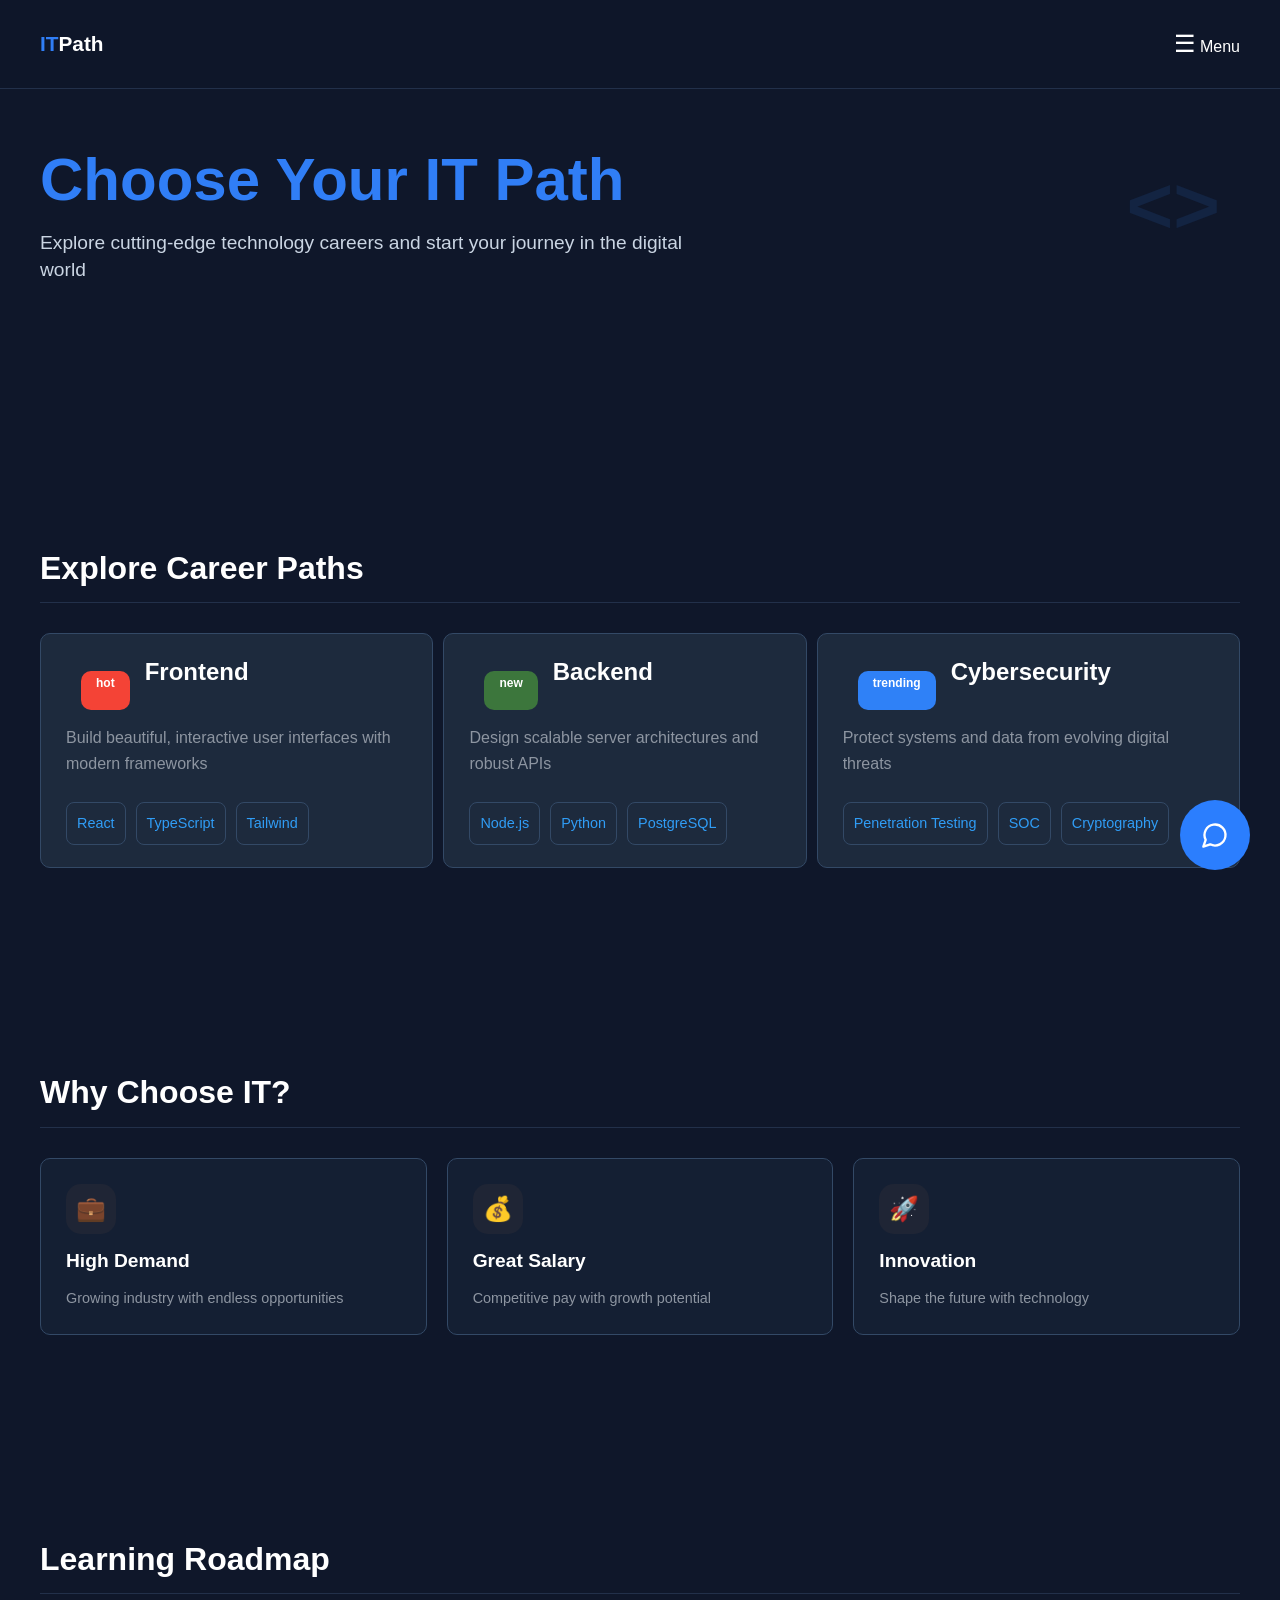
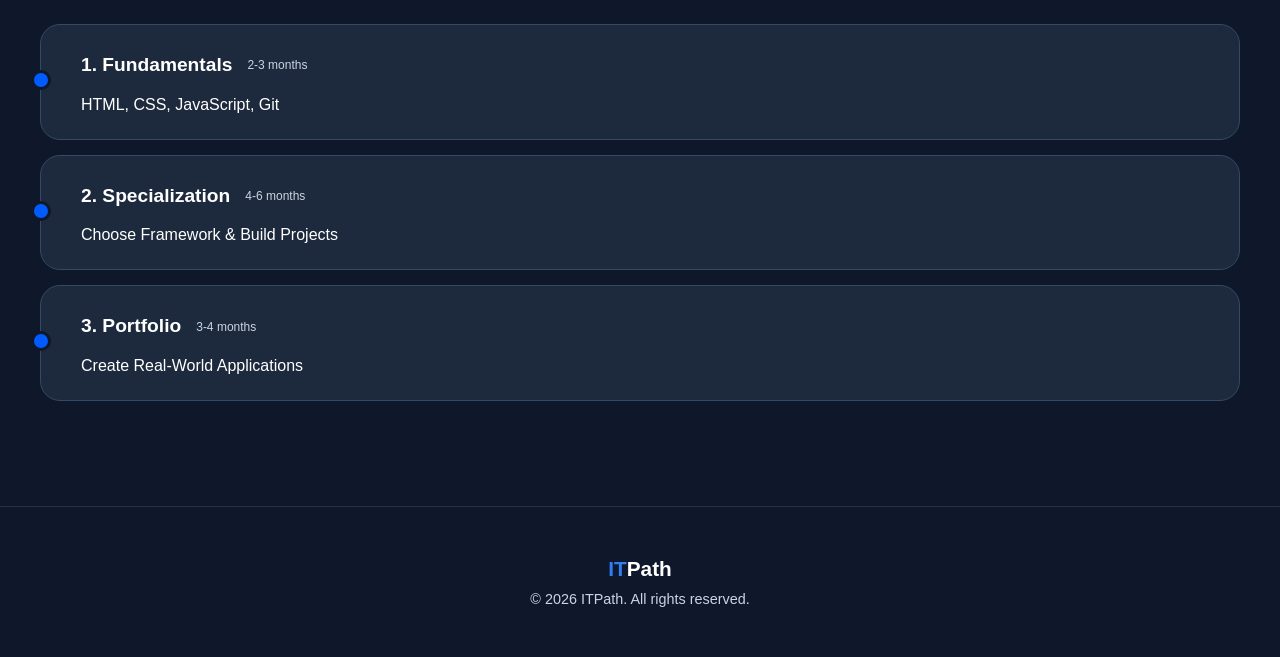
<file: less_14/index.html>
<!DOCTYPE html>
<html lang="en">
<head>
    <meta charset="UTF-8">
    <title>IT Path</title>
    <meta name="viewport" content="width=device-width, initial-scale=1.0">
    <link rel="stylesheet" href="style/style.css" type="text/css">
</head>
<body>
<header>
    <div class=" wrapper header-content">
        <div class="logo"><span class="IT">IT</span>Path</div>
        <nav>
            <span class="menu-icon">☰</span>
            <span>Menu</span>
        </nav>
    </div>
</header>
<main>
    <section class="hero-section">
        <div class="wrapper hero-content">
            <article class="hero-text">
                <h1 class="hero-title">Choose Your IT Path</h1>
                <p>Explore cutting-edge technology careers and start your journey in the digital world</p>
            </article>
            <div class="code-icon">
                &lt;&gt;
            </div>
        </div>
    </section>
    <section class="career-section">
        <div class="wrapper">
            <h2 class="section-tittle">Explore Career Paths</h2>
            <div class="card-list">
                <article class="career-card">
                    <span class="badge badge-red">hot</span>
                    <h3>Frontend</h3>
                    <p>Build beautiful, interactive user interfaces with modern frameworks</p>
                    <div class="tags">
                        <span>React</span>
                        <span>TypeScript</span>
                        <span>Tailwind</span>
                    </div>
                </article>
                <article class="career-card">
                    <span class="badge badge-green">new</span>
                    <h3>Backend</h3>
                    <p>Design scalable server architectures and robust APIs</p>
                    <div class="tags">
                        <span>Node.js</span>
                        <span>Python</span>
                        <span>PostgreSQL</span>
                    </div>
                </article>
                <article class="career-card">
                    <span class="badge badge-blue">trending</span>
                    <h3>Cybersecurity</h3>
                    <p>Protect systems and data from evolving digital threats</p>
                    <div class="tags">
                        <span>Penetration Testing</span>
                        <span>SOC</span>
                        <span>Cryptography</span>
                    </div>
                </article>
            </div>
        </div>
    </section>
    <section class="benefits-section">
        <div class="wrapper">
            <h2 class="section-tittle">Why Choose IT?</h2>
            <div class="benefits-cards">
                <article class="benefits-card">
                    <div class="benefits-icon">💼</div>
                    <h3>High Demand</h3>
                    <p>Growing industry with endless opportunities</p>
                </article>
                <article class="benefits-card">
                    <div class="benefits-icon">💰</div>
                    <h3>Great Salary</h3>
                    <p>Competitive pay with growth potential</p>
                </article>
                <article class="benefits-card">
                    <div class="benefits-icon">🚀</div>
                    <h3>Innovation</h3>
                    <p>Shape the future with technology</p>
                </article>
            </div>
        </div>
    </section>
    <section class="roadmap-section">
        <div class="wrapper">
            <h2 class="section-tittle">Learning Roadmap</h2>
            <div class="roadmap-list">
                <article class="roadmap-card">
                    <span class="roadmap-circle"></span>
                    <div class="roadmap-head">
                        <h3>1. Fundamentals</h3>
                        <span>2-3 months</span>
                    </div>
                    <p>HTML, CSS, JavaScript, Git</p>
                </article>
                <article class="roadmap-card">
                    <span class="roadmap-circle"></span>
                    <div class="roadmap-head">
                        <h3>2. Specialization</h3>
                        <span>4-6 months</span>
                    </div>
                    <p>Choose Framework & Build Projects</p>
                </article>
                <article class="roadmap-card">
                    <span class="roadmap-circle"></span>
                    <div class="roadmap-head">
                        <h3>3. Portfolio</h3>
                        <span>3-4 months</span>
                    </div>
                    <p>Create Real-World Applications</p>
                </article>
            </div>
        </div>
    </section>
</main>
<footer>
    <div class="logo"><span>IT</span>Path</div>
    <p>&copy; 2026 ITPath. All rights reserved.</p>
</footer>
<a href="#" class="chat-button"><svg xmlns="http://www.w3.org/2000/svg" width="28" height="28" viewBox="0 0 24 24" fill="none" stroke="currentColor" stroke-width="2" stroke-linecap="round" stroke-linejoin="round" class="lucide lucide-message-circle text-white"><path d="M7.9 20A9 9 0 1 0 4 16.1L2 22Z"></path></svg></a>
</body>
</html>
</file>
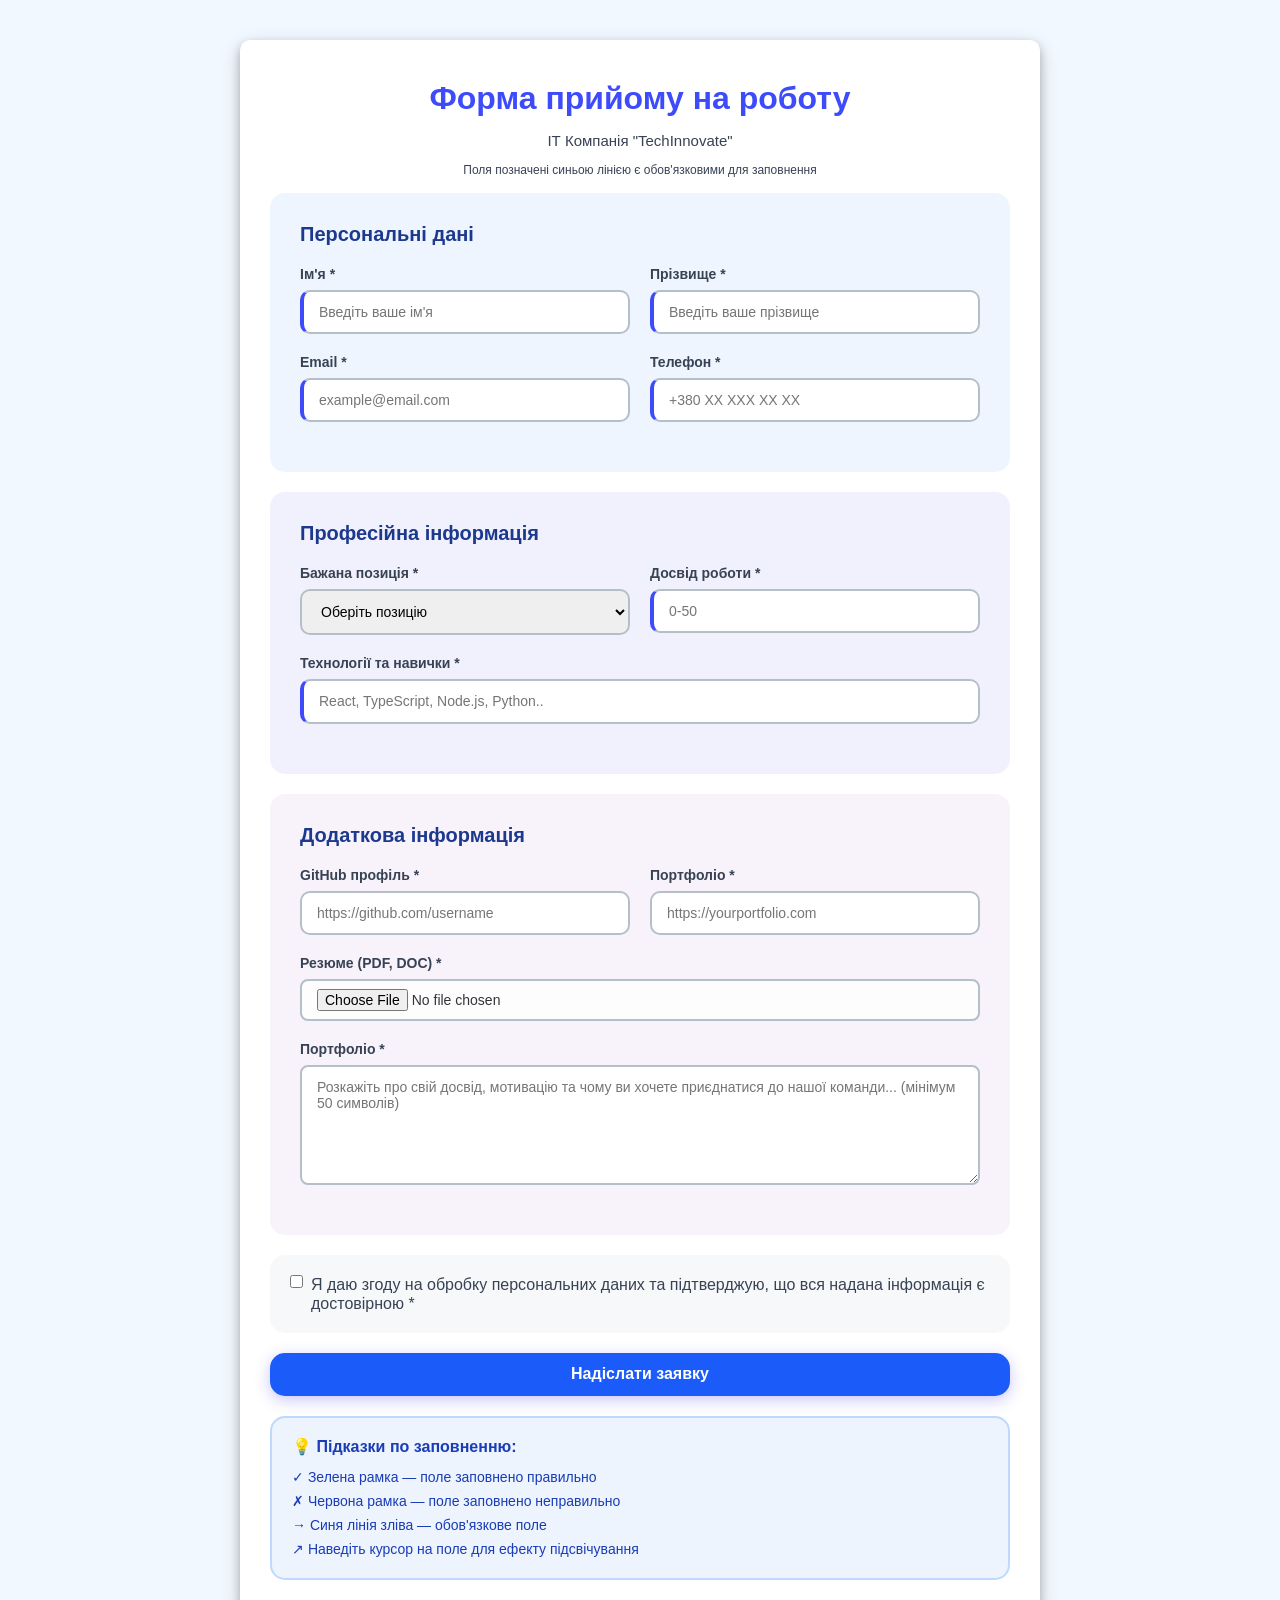
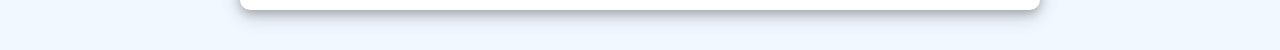
<file: less_15/index.html>
<!DOCTYPE html>
<html lang="en">
<head>
    <meta charset="UTF-8">
    <link rel="stylesheet" href="style/style.css" type="text/css">
    <link rel="stylesheet" href="style/normalize.css">
    <title>Title</title>
</head>
<body>
<div class="wrapper1">
    <header>
        <div class="wrapper header-content">
            <h1>Форма прийому на роботу</h1>
            <h4>ІТ Компанія "TechInnovate"</h4>
            <p>Поля позначені синьою лінією є обов'язковими для заповнення</p>
        </div>
    </header>
    <main>
        <section>
            <div class="wrapper personal-info ">
                <h3 class="name-section">Персональні дані</h3>
                <form class="main-form">
                    <div class="wrapper form-row">
                        <label>
                            Ім'я *<br>
                            <input type="text" name="firstname" placeholder="Введіть ваше ім'я" required>
                        </label>
                        <label>
                            Прізвище *<br>
                            <input type="text" name="lastname" placeholder="Введіть ваше прізвище" required>
                        </label>
                    </div>
                    <div class="wrapper form-row">
                        <label>
                            Email *<br>
                            <input type="email" name="email" placeholder="example@email.com" required>
                        </label>
                        <label>
                            Телефон *<br>
                            <input type="tel" name="number" placeholder="+380 XX XXX XX XX" required>
                        </label>
                    </div>
                </form>
            </div>
        </section>
        <section>
            <div class="wrapper prof-info">
                <h3 class="name-section">Професійна інформація</h3>
                <form class="main-form">
                    <div class="wrapper form-row">
                        <label>
                            Бажана позиція *<br>
                            <select name="option" required>
                                <option selected>Оберіть позицію</option>
                                <option>Frontend Developer</option>
                                <option>Backend Developer</option>
                                <option>Full Stack Developer</option>
                                <option>DevOps Engineer</option>
                                <option>QA Engineer</option>
                                <option>UI/UX Designer</option>
                                <option>Mobile Developer</option>
                                <option>Data Scientist</option>
                            </select>
                        </label>
                        <label>
                            Досвід роботи *<br>
                            <input type="number" min="0" max="50" name="years" placeholder="0-50" required>
                        </label>
                    </div>
                    <div class="wrapper form-row">
                        <label>
                            Технології та навички *<br>
                            <input type="text" name="technology" placeholder="React, TypeScript, Node.js, Python.." required>
                        </label>
                    </div>
                </form>
            </div>
        </section>
        <section>
            <div class="wrapper extra-info">
                <h3 class="name-section">Додаткова інформація</h3>
                <form class="main-form">
                    <div class="wrapper form-row">
                        <label>
                            GitHub профіль *<br>
                            <input type="text" name="git" placeholder="https://github.com/username">
                        </label>
                        <label>
                            Портфоліо *<br>
                            <input type="text" name="portfolio" placeholder="https://yourportfolio.com">
                        </label>
                    </div>
                    <div class="wrapper form-row">
                        <label>
                            Резюме (PDF, DOC) *<br>
                            <input type="file" name="resume" required>
                        </label>
                    </div>
                    <div class="wrapper form-row">
                        <label>
                            Портфоліо *<br>
                            <textarea name="short" placeholder="Розкажіть про свій досвід, мотивацію та чому ви хочете приєднатися до нашої команди... (мінімум 50 символів)"></textarea>
                        </label>
                    </div>
                </form>
            </div>
        </section>
        <form class="check-box">
            <label>
                <input type="checkbox" name="agree">Я даю згоду на обробку персональних даних та підтверджую, що вся надана інформація є достовірною *
            </label>
        </form>
        <button class="submit" type="submit">Надіслати заявку</button>
    </main>
    <footer class = "wrapper footer">
        <p class="clue">💡 Підказки по заповненню:</p>
        <p>✓ Зелена рамка — поле заповнено правильно</p>
        <p>✗ Червона рамка — поле заповнено неправильно</p>
        <p>→ Синя лінія зліва — обов'язкове поле</p>
        <p>↗ Наведіть курсор на поле для ефекту підсвічування</p>
    </footer>
</div>
</body>
</html>
</file>
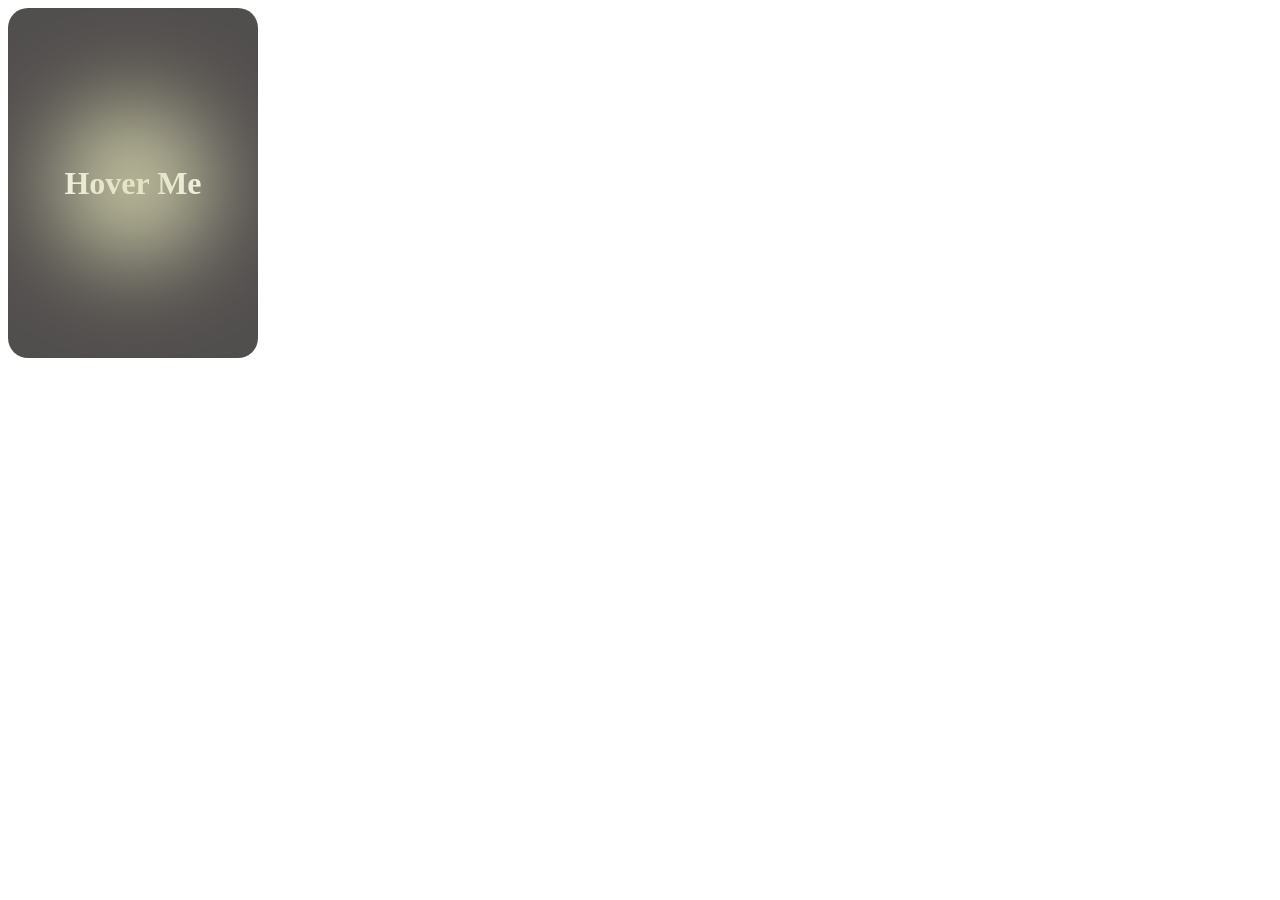
<file: less_16_animation/index.html>
<!DOCTYPE html>
<html lang="en">
<head>
    <meta charset="UTF-8">
    <title>animation</title>
    <link rel="stylesheet" href="style/style.css" type="text/css">
</head>
<body>
<!--<div class="card"></div>-->
<!--<div class="light"></div>-->
<div class="card">
    <div class="light"></div>
    <h1>Hover Me</h1>
</div>
</body>
</html>
</file>
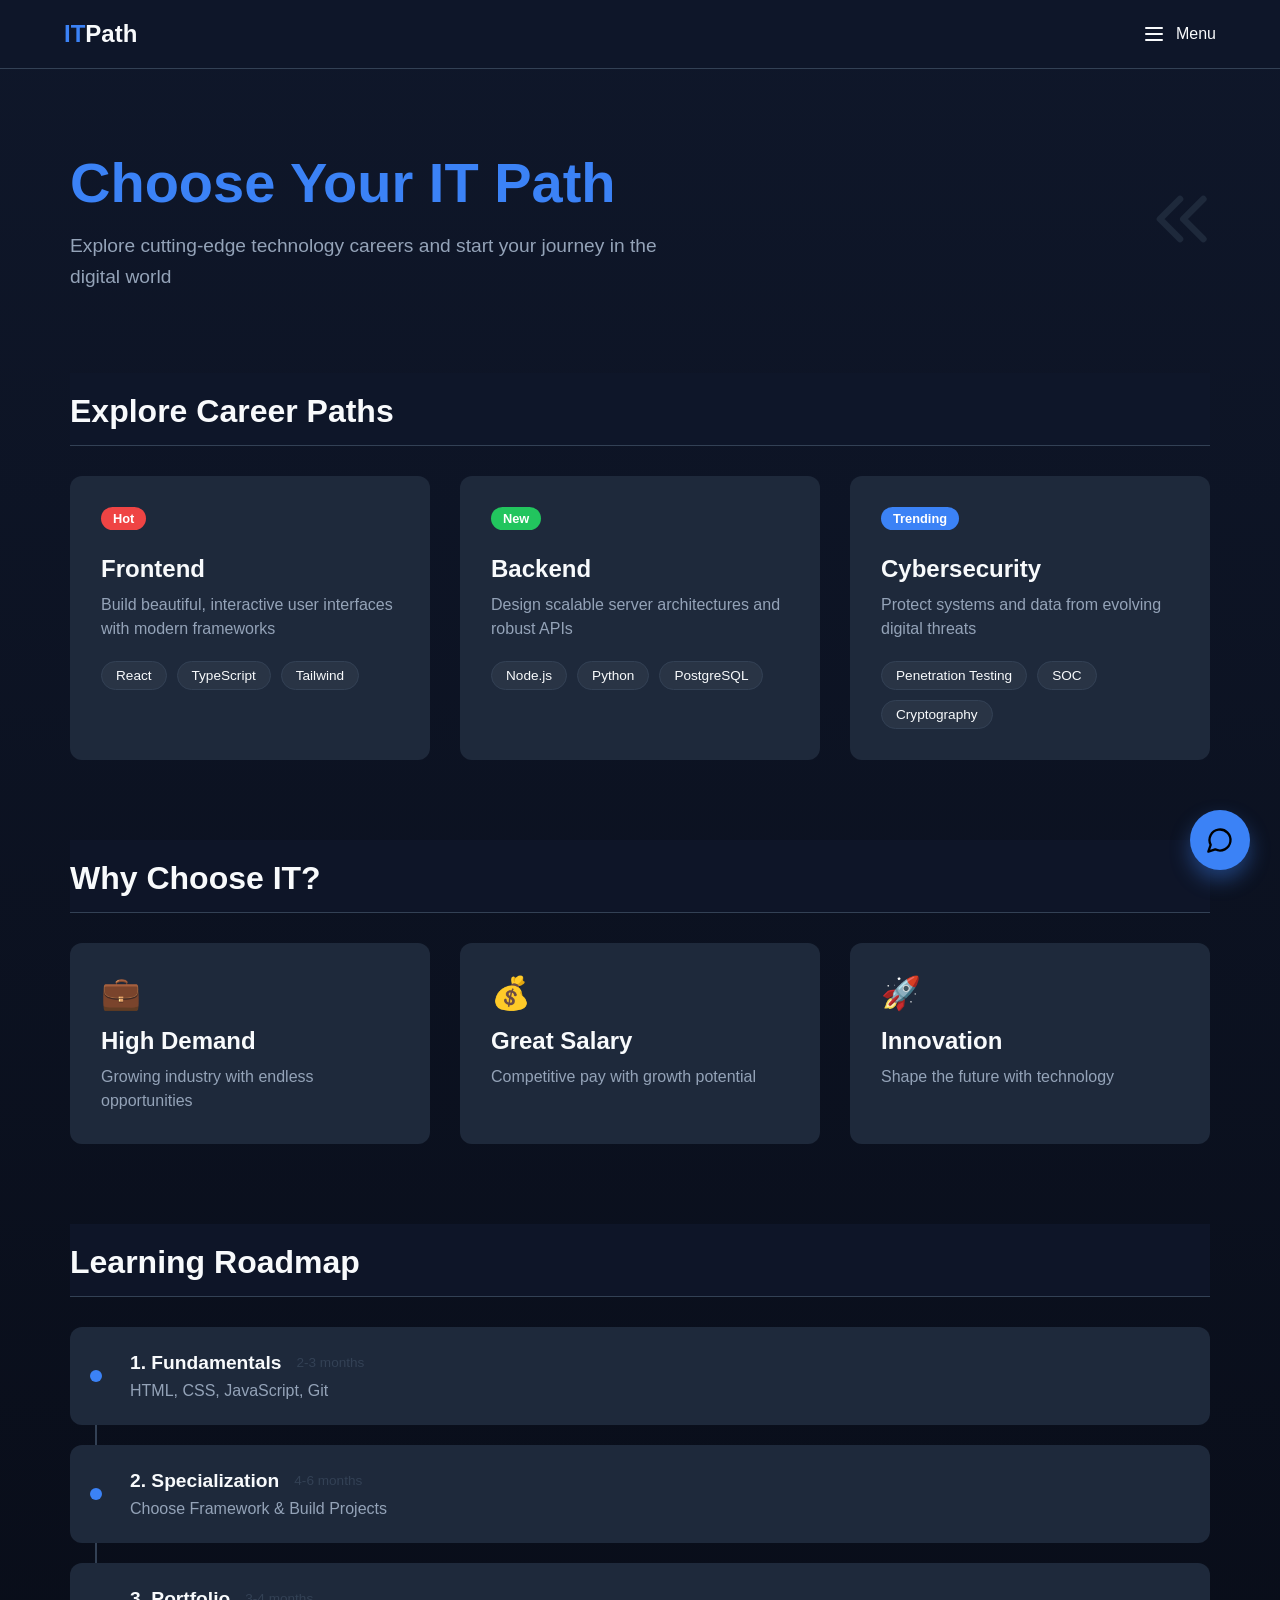
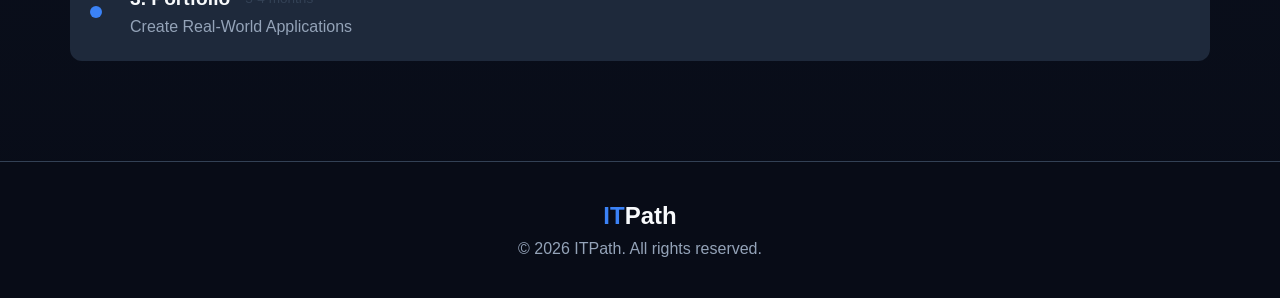
<file: praktichna/index.html>
<!DOCTYPE html>
<html lang="en">
<head>
    <meta charset="UTF-8">
    <meta name="viewport" content="width=device-width, initial-scale=1.0">
    <title>Практична - ITPath</title>
    <link rel="stylesheet" href="style/style.css" type="text/css">
</head>

<body>
<header>
    <div class="logo">
        <div class="name"><span class="text-blue">IT</span>Path</div>
    </div>
    <div class="menu-wrap">
        <svg xmlns="http://www.w3.org/2000/svg" width="24" height="24" viewBox="0 0 24 24" fill="none" stroke="currentColor" stroke-width="2" stroke-linecap="round" stroke-linejoin="round" class="lucide lucide-menu"><line x1="4" x2="20" y1="12" y2="12"></line><line x1="4" x2="20" y1="6" y2="6"></line><line x1="4" x2="20" y1="18" y2="18"></line></svg>
        <span>Menu</span>
    </div>
</header>

<div class="wrapper">
    <section class="head">
        <div class="head-text">
            <h1>Choose Your IT Path</h1>
            <p>Explore cutting-edge technology careers and start your journey in the digital world</p>
        </div>
        <div class="head-icon">
            <svg xmlns="http://www.w3.org/2000/svg" width="80" height="80" viewBox="0 0 24 24" fill="none" stroke="#1e293b" stroke-width="2" stroke-linecap="round" stroke-linejoin="round"><path d="m15 18-6-6 6-6"/><path d="m22 18-6-6 6-6"/></svg>
        </div>
    </section>

    <section class="content">
        <h2>Explore Career Paths</h2>
        <div class="cards">
            <div class="card-info">
                <span class="badge badge-hot">Hot</span>
                <h3>Frontend</h3>
                <p>Build beautiful, interactive user interfaces with modern frameworks</p>
                <div class="language">
                    <span>React</span>
                    <span>TypeScript</span>
                    <span>Tailwind</span>
                </div>
            </div>

            <div class="card-info">
                <span class="badge badge-new">New</span>
                <h3>Backend</h3>
                <p>Design scalable server architectures and robust APIs</p>
                <div class="language">
                    <span>Node.js</span>
                    <span>Python</span>
                    <span>PostgreSQL</span>
                </div>
            </div>

            <div class="card-info">
                <span class="badge badge-trending">Trending</span>
                <h3>Cybersecurity</h3>
                <p>Protect systems and data from evolving digital threats</p>
                <div class="language">
                    <span>Penetration Testing</span>
                    <span>SOC</span>
                    <span>Cryptography</span>
                </div>
            </div>
        </div>
    </section>

    <section class="content">
        <h2>Why Choose IT?</h2>
        <div class="cards">
            <div class="card-info">
                <div class="icon-box">💼</div>
                <h3>High Demand</h3>
                <p>Growing industry with endless opportunities</p>
            </div>
            <div class="card-info">
                <div class="icon-box">💰</div>
                <h3>Great Salary</h3>
                <p>Competitive pay with growth potential</p>
            </div>
            <div class="card-info">
                <div class="icon-box">🚀</div>
                <h3>Innovation</h3>
                <p>Shape the future with technology</p>
            </div>
        </div>
    </section>

    <section class="roadmap">
        <h2>Learning Roadmap</h2>
        <div class="steps">
            <div class="step">
                <div class="oval"></div>
                <div class="step-content">
                    <div class="step-title">
                        <h3>1. Fundamentals</h3>
                        <span class="period">2-3 months</span>
                    </div>
                    <p>HTML, CSS, JavaScript, Git</p>
                </div>
            </div>
            <div class="step">
                <div class="oval"></div>
                <div class="step-content">
                    <div class="step-title">
                        <h3>2. Specialization</h3>
                        <span class="period">4-6 months</span>
                    </div>
                    <p>Choose Framework & Build Projects</p>
                </div>
            </div>
            <div class="step">
                <div class="oval"></div>
                <div class="step-content">
                    <div class="step-title">
                        <h3>3. Portfolio</h3>
                        <span class="period">3-4 months</span>
                    </div>
                    <p>Create Real-World Applications</p>
                </div>
            </div>
        </div>
    </section>
</div>

<button class="btn-fixed">
    <svg xmlns="http://www.w3.org/2000/svg" width="28" height="28" viewBox="0 0 24 24" fill="none" stroke="currentColor" stroke-width="2" stroke-linecap="round" stroke-linejoin="round" class="lucide lucide-message-circle text-white"><path d="M7.9 20A9 9 0 1 0 4 16.1L2 22Z"></path></svg>
</button>

<footer>
    <div class="name"><span class="text-blue">IT</span>Path</div>
    <p>&copy; 2026 ITPath. All rights reserved.</p>
</footer>
</body>
</html>
</file>
<file: less_14/style/style.css>
*{
    margin: 0;
    padding: 0;
    box-sizing: border-box;
    text-decoration: none;
    list-style: none;
}
html{
    font-size: 16px;
    font-family: Inter, sans-serif;
}
body{
    background: #0f172a;
    color: #fff;
}
.wrapper{
    width: 100%;
    max-width: 1200px;
    margin: 0 auto;
    padding: 30px 0;
}
header{
    position: fixed;
    top: 0;
    left: 0;
    width: 100%;
    z-index: 1000;
    background: rgba(15,23,42,0.96);
    border-bottom: 1px solid #22304a;
}
.header-content{
    display: flex;
    align-items: center;
    justify-content: space-between;
}
.logo{
    font-size: 1.3rem;
    font-weight: 700;
}
.logo span{
    color: #307ef6
}
.menu{
    display: flex;
    align-items: center;
    gap: 10px;
    color: #cad5e3;
    font-size: 1rem;
}
.menu-icon{
    font-size: 1.5rem;
}
.hero-section{
    padding: 120px 0 120px 0;

}
.hero-content{
    position: relative;
}
.hero-content h1{
    font-size: 3.75rem;
    line-height:1;
    color: #307ef6;
    margin-bottom:20px;
}
.hero-content p{
    color: #cad5e3;
    font-size: 1.2em;
    line-height: 1.4;
    max-width: 650px;
}

.code-icon{
    position: absolute;
    top: 40px;
    right: 20px;
    font-size: 5rem;
    font-weight: 700;
    color: #132442;
}
.career-section, .benefits-section, .roadmap-section{
    padding: 60px 0;
}
.section-tittle{
    position: sticky;
    top: 60px;
    z-index: 20;
    font-size: 2rem;
    line-height: 1.2;
    padding: 25px 0 15px 0;
    border-bottom: 1px solid #22304a;
    margin-bottom: 30px;
}
.career-card{
    position: relative;
    overflow: hidden;
    min-height: 235px;
    padding: 22px 25px;
    background: #1d2a3d;
    border: 1px solid #334966;
    border-radius: 10px;
    display: flex;
    flex-wrap: wrap;

    transition: transform 0.3s ease, border-color 0.3s, box-shadow 0.3s ease;
}

.career-card::before{
    content: '';
    position: absolute;
    inset: 0;
    background: radial-gradient(circle at top right, rgba(47, 129, 247, 8.23), transparent 60%);
    opacity: 0;
    transition: opacity 0.3s ease;
}
.career-card:hover::before{
    opacity: 1;
}
.career-card:hover{
    transform: translateY(-5px);
    border-color: #334966;
    box-shadow: 0 10px 35px rgba(47, 129, 247, 8.25);
}
.career-card > *{
    position: relative;
    z-index: 2;
}
.badge{
    display: inline-block;
    color: #fff;
    font-size: 0.75rem;
    font-weight: 700;
    padding: 5px 15px;
    border-radius: 10px;
    margin: 15px
}
.badge-red{
    background: #f44336;
}
.badge-green{
    background: #3c763c;
}
.badge-blue{
    background: rgb(47, 129, 247);
}
.career-card h3{
    font-size: 1.5rem;
    line-height: 1.3;
    margin-bottom: 10px;
}
.career-card p{
    color: #8d95a1;
    font-size: 1rem;
    line-height: 1.6;
}
.tags{
    display: flex;
    flex-wrap: wrap;
    gap: 10px;
    margin-top: 10px;
}
.tags span{
    white-space: nowrap;
    padding: 5px 10px;
    font-size: 0.9rem;
    border: 1px solid #334966;
    border-radius: 8px;
    color: #309df6;
    display: flex;
    align-items: center;
    justify-content: center;
}
.card-list{
    display: flex;
    gap: 10px;
    flex:1
}
.benefits-card{
    max-width: 33%;
    padding: 25px;
    background: #141f33;
    border: 1px solid #334966;
    border-radius: 10px;
    display: flex;
    flex-direction: column;
    flex:1;
    row-gap: 15px;
}
.benefits-cards{
    display: flex;
    gap: 20px;
}
.benefits-icon{
    width: 50px;
    height: 50px;
    border-radius: 15px;
    background: #1f2535;
    display: flex;
    justify-content: center;
    align-items: center;
    font-size: 1.5rem;
}
.benefits-card h3{
    font-size: 1.2rem;
    line-height: 1.3;
}
.benefits-card p{
    font-size: 0.9rem;
    color: #8d95a1;
    line-height: 1.4;
}
.roadmap-list{
    position: relative;
}
/*.roadmap-list:before{*/
/*    content: '';*/
/*    position: absolute;*/
/*    left: 0;*/
/*    top: 50px;*/
/*    bottom: 50px;*/
/*    width: 2px;*/
/*    background: #3c569f;*/
/*}*/
.roadmap-card{
    position: relative;
    min-height: 100px;
    padding: 25px 40px;
    background: #1d2a3d;
    border: 1px solid #334966;
    border-radius: 20px;
    margin-bottom: 15px;
}
.roadmap-circle{
    position: absolute;
    left: -10px;
    top:45px;
    width:20px;
    height: 20px;
    border-radius: 50%;
    background: #005cff;
    border: 3px solid #0f172a;
}
.roadmap-head{
    display: flex;
    align-items: center;
    gap: 15px;
    margin-bottom: 15px;
}
.roadmap-head h3{
    font-size: 1.2rem;
    line-height: 1.6;
    white-space: nowrap;
}
.roadmap-head span{
    color: #cad5e3;
    font-size: 0.75rem;
    font-weight: 350;
}
.roadmap-content p{
    color: #717478;
    font-size: 0.9rem;
    line-height: 1.5;
}
footer{
    text-align: center;
    display: flex;
    row-gap: 10px;
    flex-direction: column;
    padding: 50px 0;

}
.roadmap-section{
    border-bottom: 1px solid #22304a;
}
footer p{
    color: #cad5e3;
    font-size: 0.9rem;
}
.chat-button{
    position: fixed;
    right: 30px;
    bottom: 30px;
    background: #2b7efe;
    width: 70px;
    height: 70px;
    border-radius: 50%;
    display: flex;
    align-items: center;
    justify-content: center;
    transition: scale 0.3s ease, background-color 0.3s ease;
}
.chat-button:hover{
    background: #246ad6;
    transform: scale(1.2);
}
.lucide{
    color: #fff;
}

@media(max-width: 700px){
    .wrapper{
        padding: 40px;
    }

    .card-list{
        display: flex;
        flex-wrap: wrap;
        gap: 10px;
    }


    .career-card {
        flex: 0 0 calc(50% - 5px);
    }

    .benefits-card {
        max-width: 100%;
        flex: 1 1 100%;
    }
}
@media(max-width: 480px) {
    .career-card {
        flex: 1 1 100%;
    }
}
</file>
<file: less_15/style/style.css>
/*
* Prefixed by https://autoprefixer.github.io
* PostCSS: v8.4.14,
* Autoprefixer: v10.4.7
* Browsers: last 4 version
*/

*{
    margin: 0;
    padding: 0;
    -webkit-box-sizing: border-box;
    box-sizing: border-box;
    text-decoration: none;
    list-style: none;
}
html{
    font-size: 16px;
    font-family: Inter, sans-serif;
}
body{
    background: #f2f8ff;
    color: #374254;
}
.wrapper1{
    width: 100%;
    max-width: 800px;
    margin: 40px auto;
    padding: 30px 30px;
    background: #fff;
    -webkit-box-shadow: 0 4px 8px 0 rgba(0, 0, 0, 0.2), 0 6px 20px 0 rgba(0, 0, 0, 0.19) ;
    box-shadow: 0 4px 8px 0 rgba(0, 0, 0, 0.2), 0 6px 20px 0 rgba(0, 0, 0, 0.19) ;
    border-radius: 10px;
}
header{
    display: -webkit-box;
    display: -ms-flexbox;
    display: flex;
    -webkit-box-orient: vertical;
    -webkit-box-direction: normal;
    -ms-flex-direction: column;
    flex-direction: column;
    -webkit-box-align: center;
    -ms-flex-align: center;
    align-items: center;
    -webkit-box-pack: center;
    -ms-flex-pack: center;
    justify-content: center;
    margin-bottom: 5px;

}
header h1{
    font-size: 32px;
    color: #3e4bfa;
    margin: 10px 0 0 0;

}
.header-content{
    display: -webkit-box;
    display: -ms-flexbox;
    display: flex;
    -webkit-box-orient: vertical;
    -webkit-box-direction: normal;
    -ms-flex-direction: column;
    flex-direction: column;
    -webkit-box-align: center;
    -ms-flex-align: center;
    align-items: center;
    -webkit-box-pack: center;
    -ms-flex-pack: center;
    justify-content: center;
    row-gap: 15px
}
header h4{
    font-size: 15px;
    font-weight: 440;
}
header p{
    font-size: 12px;
    font-weight: 400;
    margin-bottom: 10px;
}
.personal-info{
    display: -webkit-box;
    display: -ms-flexbox;
    display: flex;
    -webkit-box-orient: vertical;
    -webkit-box-direction: normal;
    -ms-flex-direction: column;
    flex-direction: column;
    background: #eef5ff;
    padding: 30px 30px;
    border-radius: 15px;
    margin-bottom: 20px;
}
.name-section{
    font-size: 20px;
    color: #1c398d;
    margin: 0 0 20px 0;
}
.main-form .form-row{
    display: -webkit-box;
    display: -ms-flexbox;
    display: flex;
    gap:20px;
    margin-bottom: 20px;
}
.main-form label{
    display: -webkit-box;
    display: -ms-flexbox;
    display: flex;
    -webkit-box-orient: vertical;
    -webkit-box-direction: normal;
    -ms-flex-direction: column;
    flex-direction: column;
    width: 100%;
    font-size: 14px;
    font-weight: 600;
    color: #374254;
    gap: 8px
}
.main-form input {
    width: 100%;
    padding: 12px 15px;
    border: 2px solid #b5bfc8;
    border-radius: 10px;
    font-family: inherit;
    font-size: 14px;
    outline: none;
    border-left: 4px solid #3e4bfa;
}

.main-form input:hover {
    background-color: #f9fbff;
    border-color: #cbdcfd;
}
.main-form input:focus{
    border: 2px solid #3e4bfa;
    -webkit-box-shadow: 2px 4px 8px 0 rgba(0, 0, 0, 0.2), 0 6px 20px 0 rgba(0, 0, 0, 0.19) ;
    box-shadow: 2px 4px 8px 0 rgba(0, 0, 0, 0.2), 0 6px 20px 0 rgba(0, 0, 0, 0.19) ;
}
.prof-info{
    display: -webkit-box;
    display: -ms-flexbox;
    display: flex;
    -webkit-box-orient: vertical;
    -webkit-box-direction: normal;
    -ms-flex-direction: column;
    flex-direction: column;
    background: #f1f1fd;
    padding: 30px 30px;
    border-radius: 15px;
    margin-bottom: 20px;
}
.extra-info{
    display: -webkit-box;
    display: -ms-flexbox;
    display: flex;
    -webkit-box-orient: vertical;
    -webkit-box-direction: normal;
    -ms-flex-direction: column;
    flex-direction: column;
    background: #f8f2fb;
    padding: 30px 30px;
    border-radius: 15px;
    margin-bottom: 20px;
}
select{
    width: 100%;
    padding: 12px 15px;
    border: 2px solid #b5bfc8;
    border-radius: 10px;
    font-family: inherit;
    font-size: 14px;
    outline: none;
    cursor: pointer;
}
select:focus{
    border: 2px solid #3e4bfa;
    -webkit-box-shadow: 2px 4px 8px 0 rgba(0, 0, 0, 0.2), 0 6px 20px 0 rgba(0, 0, 0, 0.19) ;
    box-shadow: 2px 4px 8px 0 rgba(0, 0, 0, 0.2), 0 6px 20px 0 rgba(0, 0, 0, 0.19) ;
}
.extra-info input{
    border: 2px solid #b5bfc8;
}
.main-form textarea {
    width: 100%;
    min-height: 120px;
    padding: 12px 15px;
    border-radius: 8px;
    border: 2px solid #b5bfc8;
    font-family: inherit;
    font-size: 14px;
    resize: vertical;
}
.main-form input[type="file"]{
    background: #fdfdfd;
    color: #333439;
    border: 2px solid #b5bfc8;
    padding: 8px 15px;
    border-radius: 8px;
    margin-right: 15px;
    cursor: pointer;
}

.main-form textarea:focus{
    border: 2px solid #3e4bfa;
    -webkit-box-shadow: 2px 4px 8px 0 rgba(0, 0, 0, 0.2), 0 6px 20px 0 rgba(0, 0, 0, 0.19) ;
    box-shadow: 2px 4px 8px 0 rgba(0, 0, 0, 0.2), 0 6px 20px 0 rgba(0, 0, 0, 0.19) ;
}

.check-box {
    background: #f7f8f9;
    padding: 20px;
    border-radius: 15px;
    margin-bottom: 20px;
}
.check-box label{
    display: -webkit-box;
    display: -ms-flexbox;
    display: flex;
    -webkit-box-align: start;
    -ms-flex-align: start;
    align-items: flex-start;
    gap: 8px;
    font-size: 16px;
    line-height: 1.2;
    cursor: pointer;
    color: #374254;
}
.submit{
    width: 100%;
    padding: 12px 15px;
    background-color: #1a5bf9;
    border-radius: 15px;
    color: #fff;
    font-family: inherit;
    font-size: 16px;
    border: none;
    cursor: pointer;
    -webkit-box-shadow: 0 4px 15px rgba(74, 66, 243, 0.3);
    box-shadow: 0 4px 15px rgba(74, 66, 243, 0.3);
    font-weight: 600;
    margin-bottom: 20px;
}
.submit:hover{
    background: #3e36d6;
    -webkit-box-shadow: 0 6px 20px rgba(74, 66, 243, 0.4);
    box-shadow: 0 6px 20px rgba(74, 66, 243, 0.4);
}
.footer{
    padding: 20px;
    background: #edf4fd;
    border-radius: 15px;
    border: 2px solid #bdd9fd;
    display: -webkit-box;
    display: -ms-flexbox;
    display: flex;
    -webkit-box-orient: vertical;
    -webkit-box-direction: normal;
    -ms-flex-direction: column;
    flex-direction: column;
    row-gap: 8px;
    color: #193cb7;
}
footer > p{
    font-size: 14px;
}
.footer .clue{
    font-size: 16px;
    font-weight: 600;
    margin-bottom: 5px;
}
</file>
<file: less_16_animation/style/style.css>
/**{*/
/*    margin:0;*/
/*    padding:0;*/
/*    box-sizing: border-box;*/
/*}*/
/*:root{*/
/*    --primary: #1349ae;*/
/*    --accent: #00ee33;*/
/*    --transition-speed: 0.5s;*/
/*    --timing-bounce: cubic-bezier(0.2, 0.2, 0.2, 1);*/
/*}*/
/*.card{*/
/*    width: 500px;*/
/*    height: 500px;*/
/*    background-color: var(--accent);*/
/*    transition: transform var(--transition-speed); var(--timing-bounce) background-color box-shadow var(--transition-speed) easy-in-out;*/
/*}*/
/*.card:hover{*/
/*    transform: scale(1.1) rotate(45deg);*/
/*    background: var(--primary);*/
/*}*/

/*@keyframes moveLight{*/
/*    0% {top:0; left:0; opacity: 0;}*/
/*    25% {top:0; left:0; opacity: 1;}*/
/*    50% {top:80%; left:50%; scale:1.5}*/
/*    100% {top:0; left:0; opacity: 0;}*/
/*}*/
/*.light{*/
/*    width:300px;*/
/*    height: 400px;*/
/*    background-color: var(--primary);*/
/*    position: absolute;*/
/*    animation: moveLight 5s;*/
/*}*/
:root {
    --bg-card: #514e4e;
    --light-color: #d8d8af;
    --speed: 0.5s;

}
.card{
    width: 250px;
    height: 350px;
    background-color: var(--bg-card);
    border-radius: 20px;
    position: relative;
    overflow: hidden;
    display: flex;
    color: white;
    align-items: center;
    justify-content: center;
    transition: transform var(--speed) cubic-bezier(0.4, 0, 0.2, 1);
}
.card:hover{
    transform: translateY(-15px) scale(1.2);
    cursor: pointer;
}
.light{
    position: absolute;
    width: 150px;
    height: 150px;
    background-color: var(--light-color);
    filter: blur(50px);
    border-radius: 50%;
    animation: animation-light 8s infinite;
}
@keyframes animation-light{
    0% {top: -20%; left: -20%; }
    50% {top: 60%; left: 70%; background: #f8e264}
    75% {top: 30%; left: 10%; background: #ddb816}
    100% {top: -20%; left: -20%; background: var(--light-color);}
}
</file>
<file: praktichna/style/style.css>
* {
    margin: 0;
    padding: 0;
    box-sizing: border-box;
    text-decoration: none;
}

body {
    font-family: 'Inter', sans-serif;
    background: linear-gradient(to bottom, #0f172a, #080c17);
    color: #94a3b8;
    min-height: 100vh;
}

.wrapper {
    max-width: 1200px;
    margin: 0 auto;
    padding: 0 30px;
}

header {
    display: flex;
    justify-content: space-between;
    align-items: center;
    padding: 20px 5%;
    position: sticky;
    top: 0;
    z-index: 100;
    background: rgba(15, 23, 42, 0.9);
    backdrop-filter: blur(8px);
    border-bottom: 1px solid #334155;
}

.name {
    color: #f8fafc;
    font-size: 1.5rem;
    font-weight: bold;
}

.text-blue {
    color: #3b82f6;
}

.menu-wrap {
    display: flex;
    align-items: center;
    gap: 10px;
    color: #f8fafc;
    cursor: pointer;
}

h1 {
    color: #3b82f6;
    font-size: 3.5rem;
    line-height: 1.2;
    margin-bottom: 15px;
}

h2 {
    color: #f8fafc;
    font-size: 2rem;
    margin-bottom: 30px;
    padding: 20px 0 15px 0;
    border-bottom: 1px solid #334155;

    position: sticky;
    top: 65px;
    z-index: 10;
    background: rgba(15, 23, 42, 0.95);
    backdrop-filter: blur(5px);
}

.head {
    display: flex;
    justify-content: space-between;
    align-items: center;
    padding: 80px 0;
}

.head-text {
    max-width: 600px;
}

.head-text p {
    font-size: 1.2rem;
    line-height: 1.6;
}


.content {
    margin-bottom: 80px;
    position: relative;
}

.cards {
    display: grid;
    grid-template-columns: repeat(auto-fit, minmax(300px, 1fr));
    gap: 30px;
}

.card-info {
    background: #1e293b;
    border: 1px solid transparent;
    border-radius: 12px;
    padding: 30px;
    position: relative;
    transition: transform 0.3s ease, box-shadow 0.3s ease, border-color 0.3s ease;
}

.card-info:hover {
    transform: translateY(-5px);
    box-shadow: 0 0 25px rgba(59, 130, 246, 0.15);
    border-color: #3b82f6;
}

.card-info h3 {
    color: #f8fafc;
    font-size: 1.5rem;
    margin: 15px 0 10px 0;
}

.card-info p {
    font-size: 1rem;
    line-height: 1.5;
}

.badge {
    display: inline-block;
    padding: 4px 12px;
    border-radius: 20px;
    font-size: 0.8rem;
    font-weight: bold;
    color: #ffffff;
    margin-bottom: 10px;
}

.badge-hot {
    background: #ef4444;
}
.badge-new {
    background: #22c55e;
}
.badge-trending {
    background: #3b82f6;
}

.language {
    display: flex;
    flex-wrap: wrap;
    gap: 10px;
    margin-top: 20px;
}

.language span {
    background: rgba(255, 255, 255, 0.05);
    border: 1px solid #334155;
    padding: 6px 14px;
    color: #f8fafc;
    font-size: 0.85rem;
    border-radius: 20px;
}

.icon-box {
    font-size: 2rem;
    margin-bottom: 10px;
}

.roadmap {
    margin-bottom: 100px;
    position: relative;
}

.steps {
    display: flex;
    flex-direction: column;
    gap: 20px;
    position: relative;
}

.steps::before {
    content: '';
    position: absolute;
    left: 25px;
    top: 20px;
    bottom: 20px;
    width: 2px;
    background: #334155;
}

.step {
    background: #1e293b;
    border-radius: 12px;
    padding: 25px 25px 25px 60px;
    position: relative;
}

.oval {
    position: absolute;
    left: 20px;
    top: 50%;
    transform: translateY(-50%);
    width: 12px;
    height: 12px;
    background: #3b82f6;
    border-radius: 50%;
    z-index: 2;
}

.step-title {
    display: flex;
    align-items: center;
    gap: 15px;
    margin-bottom: 8px;
}

.step-title h3 {
    color: #f8fafc;
    font-size: 1.2rem;
}

.period {
    font-size: 0.85rem;
    color: #334155;
}

.btn-fixed {
    position: fixed;
    bottom: 30px;
    right: 30px;
    background: #3b82f6;
    width: 60px;
    height: 60px;
    border: none;
    border-radius: 50%;
    cursor: pointer;
    display: flex;
    justify-content: center;
    align-items: center;
    box-shadow: 0 10px 20px rgba(59, 130, 246, 0.4);
    z-index: 1000;
}

footer {
    text-align: center;
    padding: 40px 0;
    background: #080c17;
    border-top: 1px solid #334155;
}

footer .name {
    margin-bottom: 10px;
}
</file>
